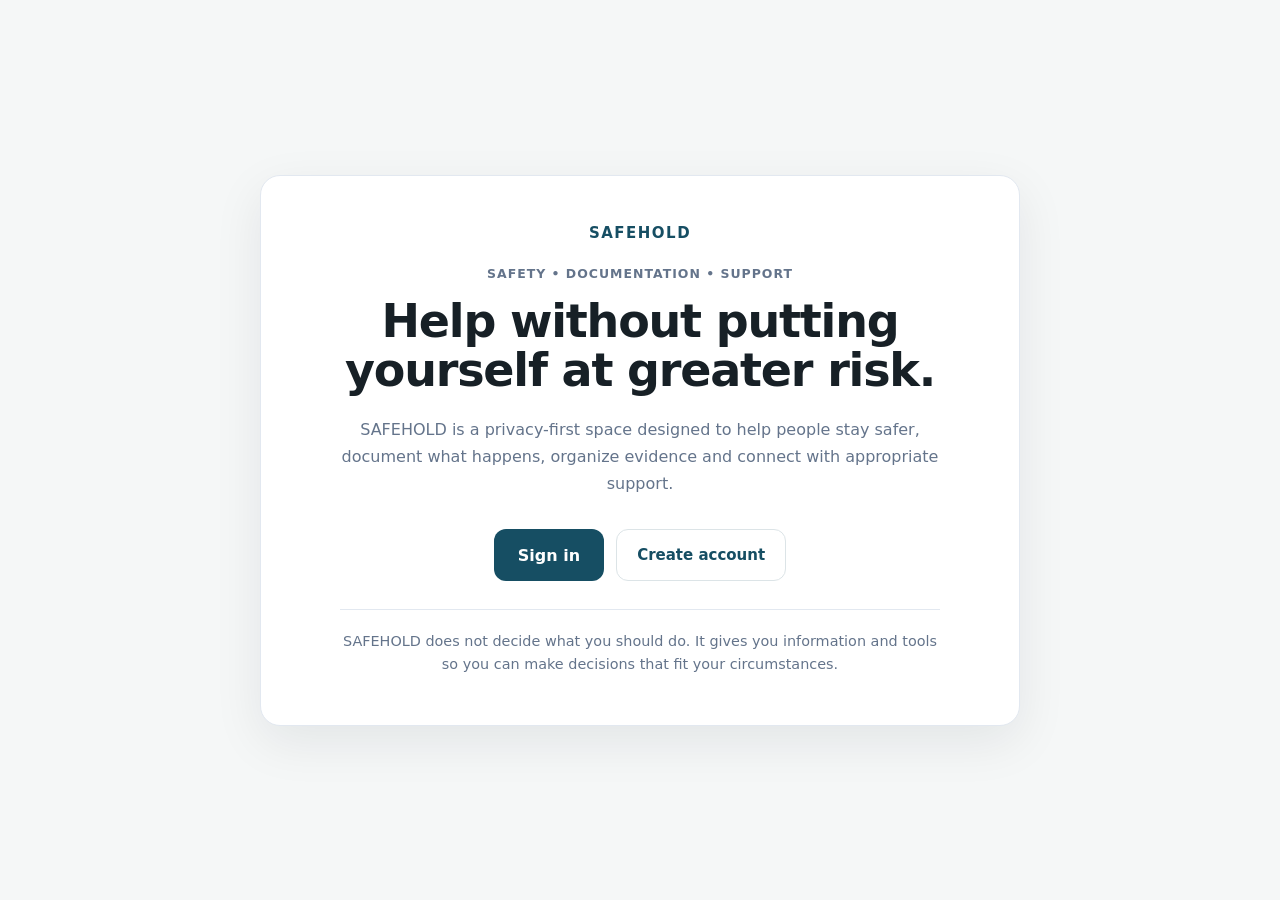
<file: frontend/index.html>
<!DOCTYPE html>
<html lang="en">
<head>
    <meta charset="UTF-8">

    <meta
        name="viewport"
        content="width=device-width, initial-scale=1.0"
    >

    <title>SAFEHOLD</title>

    <link rel="stylesheet" href="css/global.css">
    <link rel="stylesheet" href="css/components.css">
    <link rel="stylesheet" href="css/responsive.css">
</head>

<body>

    <main class="landing-page">

        <section class="landing-card">

            <div class="brand">SAFEHOLD</div>

            <p class="eyebrow">
                SAFETY • DOCUMENTATION • SUPPORT
            </p>

            <h1>
                Help without putting yourself at greater risk.
            </h1>

            <p class="landing-description">
                SAFEHOLD is a privacy-first space designed to help
                people stay safer, document what happens, organize
                evidence and connect with appropriate support.
            </p>

            <div class="landing-actions">

                <a
                    href="pages/login.html"
                    class="button button-primary"
                >
                    Sign in
                </a>

                <a
                    href="pages/register.html"
                    class="button button-secondary"
                >
                    Create account
                </a>

            </div>

            <p class="landing-note">
                SAFEHOLD does not decide what you should do.
                It gives you information and tools so you can make
                decisions that fit your circumstances.
            </p>

        </section>

    </main>

    <script src="js/api.js"></script>
    <script src="js/auth.js"></script>

    <script>
        redirectIfAuthenticated();
    </script>

</body>
</html>
</file>
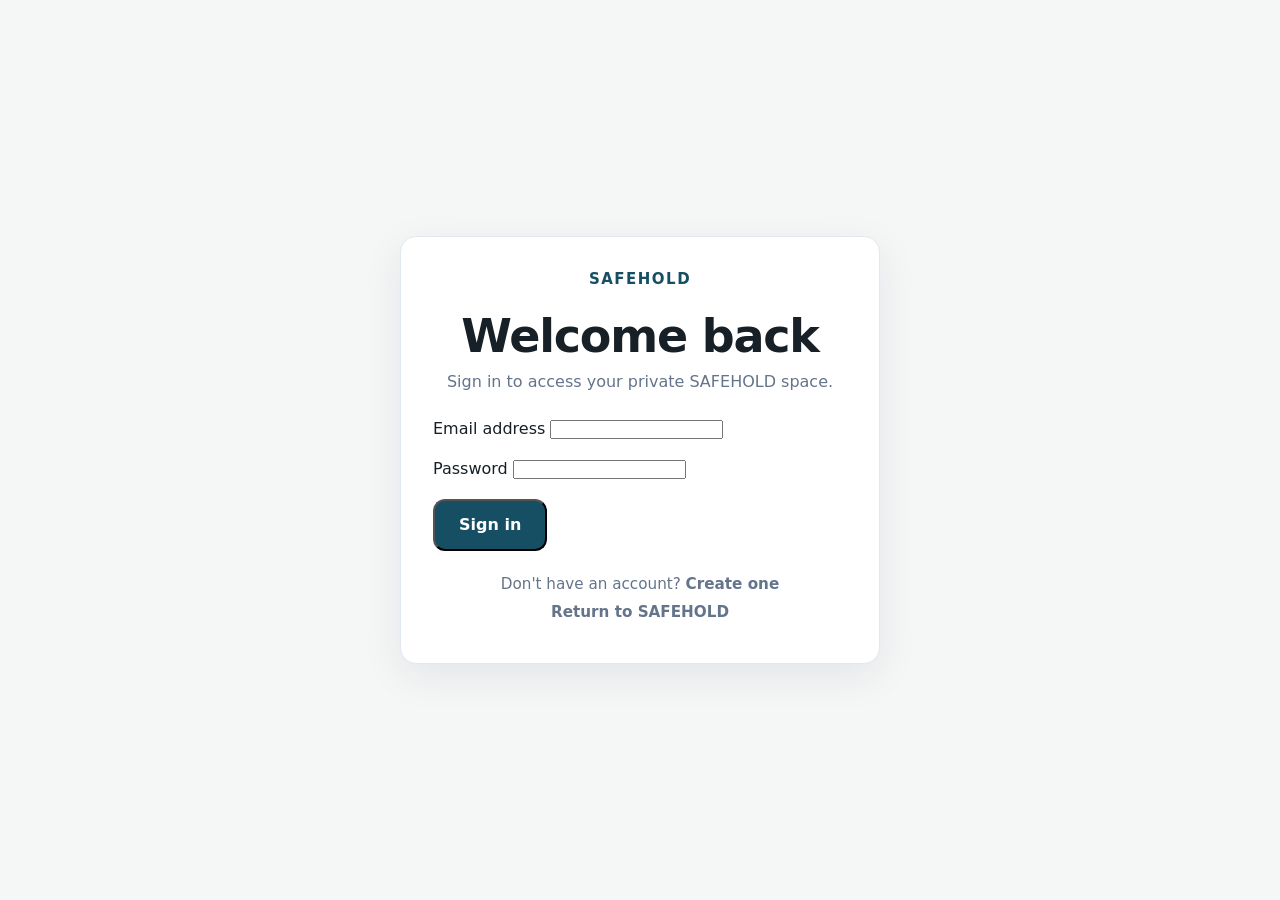
<file: frontend/pages/home.html>
<!DOCTYPE html>
<html lang="en">
<head>
    <meta charset="UTF-8">

    <meta
        name="viewport"
        content="width=device-width, initial-scale=1.0"
    >

    <title>Home | SAFEHOLD</title>

    <link rel="stylesheet" href="../css/global.css">
    <link rel="stylesheet" href="../css/components.css">
    <link rel="stylesheet" href="../css/responsive.css">
</head>

<body>

    <main class="page-shell">

        <header class="top-bar">

            <a href="home.html" class="brand">
                SAFEHOLD
            </a>

            <button
                id="logout-button"
                class="button button-secondary"
                type="button"
            >
                Sign out
            </button>

        </header>

        <section class="page-container">

            <div class="page-heading">
                <p class="eyebrow">
                    YOUR SAFEHOLD SPACE
                </p>

                <h1 id="welcome-heading">
                    Welcome
                </h1>

                <p>
                    Choose what you need. You remain in control of
                    what you document, share or report.
                </p>
            </div>

            <div id="home-message" class="message hidden"></div>

            <section class="feature-grid">

                <article class="card">
                    <h2>Document</h2>

                    <p>
                        Record incidents privately and organize
                        important details while they are still fresh.
                    </p>

                    <a
                        href="incident.html"
                        class="button button-primary"
                    >
                        Open incident journal
                    </a>
                </article>

                <article class="card">
                    <h2>Safety</h2>

                    <p>
                        Build practical safety plans around your
                        circumstances and trusted people.
                    </p>

                    <button
                        class="button button-secondary"
                        type="button"
                        disabled
                    >
                        Coming next
                    </button>
                </article>

                <article class="card">
                    <h2>Support</h2>

                    <p>
                        Find relevant support services and understand
                        what different options can offer.
                    </p>

                    <button
                        class="button button-secondary"
                        type="button"
                        disabled
                    >
                        Coming next
                    </button>
                </article>

                <article class="card">
                    <h2>Evidence</h2>

                    <p>
                        Organize evidence and verify its integrity
                        without automatically sharing it.
                    </p>

                    <button
                        class="button button-secondary"
                        type="button"
                        disabled
                    >
                        Coming next
                    </button>
                </article>

            </section>

        </section>

    </main>

    <script src="../js/api.js"></script>
    <script src="../js/auth.js"></script>

    <script>
        requireAuthentication();

        const welcomeHeading =
            document.getElementById("welcome-heading");

        const message =
            document.getElementById("home-message");

        const logoutButton =
            document.getElementById("logout-button");

        async function loadUser() {
            try {
                const user = await getCurrentUser();

                const name =
                    user.display_name ||
                    user.email ||
                    "there";

                welcomeHeading.textContent =
                    `Welcome, ${name}`;

            } catch (error) {
                if (!getToken()) {
                    window.location.href = "login.html";
                    return;
                }

                message.textContent =
                    "Your session could not be verified.";

                message.className =
                    "message message-error";
            }
        }

        logoutButton.addEventListener("click", () => {
            logout();
        });

        loadUser();
    </script>

</body>
</html>
</file>
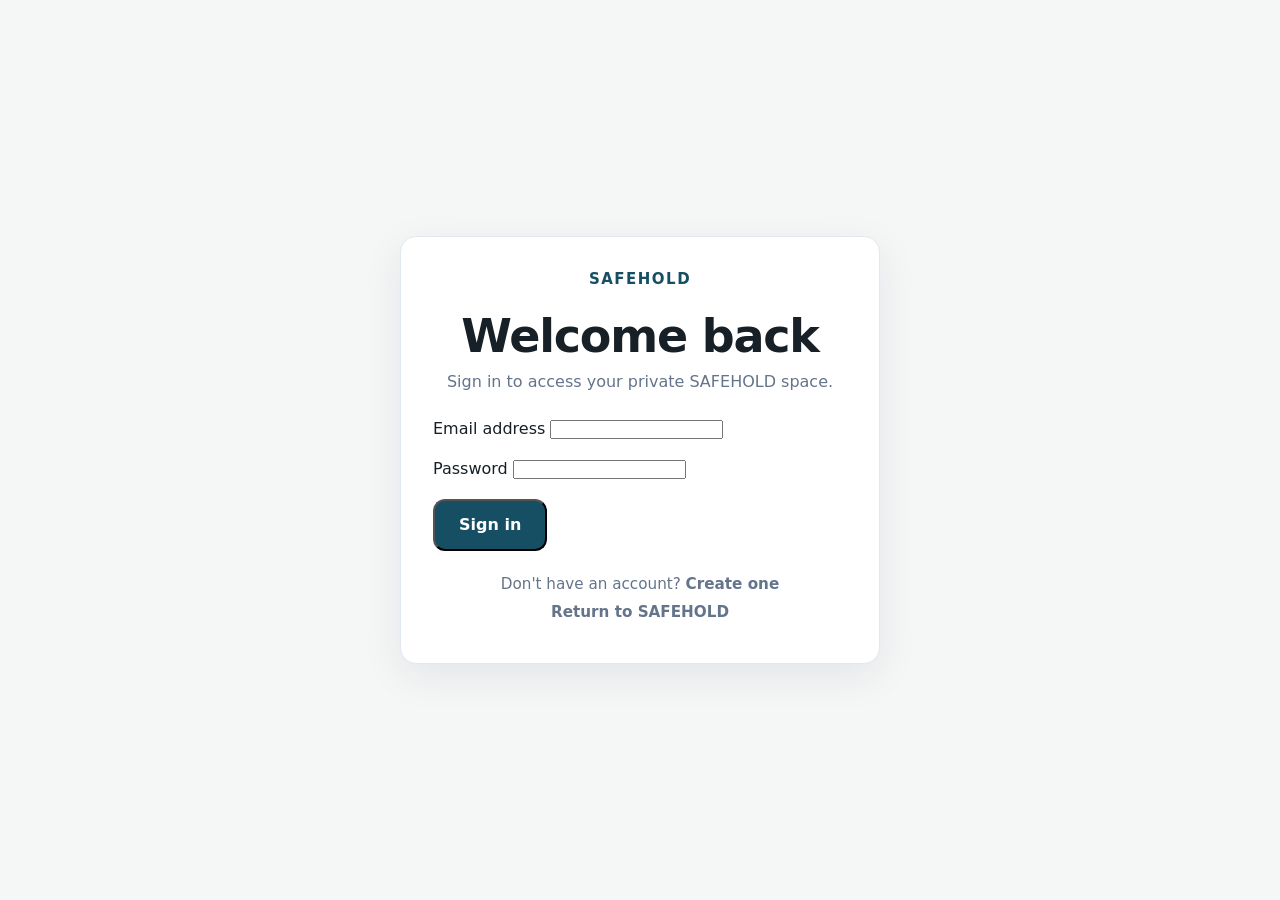
<file: frontend/pages/incident.html>
<!DOCTYPE html>
<html lang="en">

<head>

    <meta charset="UTF-8">

    <meta
        name="viewport"
        content="width=device-width, initial-scale=1.0"
    >

    <title>Incident Journal — SAFEHOLD</title>

    <link
        rel="stylesheet"
        href="../css/global.css"
    >

    <link
        rel="stylesheet"
        href="../css/components.css"
    >

</head>


<body>

    <main class="page-shell">

        <div class="page-container">

            <header class="top-bar">

                <a
                    class="brand"
                    href="home.html"
                >
                    SAFEHOLD
                </a>

                <a
                    class="button-secondary"
                    href="home.html"
                >
                    Back
                </a>

            </header>


            <section class="card">

                <p class="eyebrow">
                    DOCUMENTATION
                </p>

                <h1 class="page-title">
                    Incident Journal
                </h1>

                <p class="page-description">
                    Write down what happened in your own words.
                    You control what you record and what happens
                    with it later.
                </p>

            </section>


            <section class="card">

                <h2>
                    New entry
                </h2>

                <form id="incident-form">

                    <div class="form-group">

                        <label
                            class="form-label"
                            for="description"
                        >
                            What happened?
                        </label>

                        <textarea
                            class="form-textarea"
                            id="description"
                            name="description"
                            maxlength="10000"
                            required
                        ></textarea>

                        <p class="form-help">
                            Use your own words. You do not need
                            to make the description formal.
                        </p>

                    </div>


                    <div class="form-group">

                        <label
                            class="form-label"
                            for="incident-date"
                        >
                            Date and time
                        </label>

                        <input
                            class="form-input"
                            id="incident-date"
                            name="incident_date"
                            type="datetime-local"
                        >

                        <p class="form-help">
                            You can leave this blank if you are
                            unsure or do not want to record it.
                        </p>

                    </div>


                    <div class="form-group">

                        <label
                            class="form-label"
                            for="location"
                        >
                            Location
                        </label>

                        <input
                            class="form-input"
                            id="location"
                            name="location"
                            type="text"
                            maxlength="255"
                            placeholder="Optional"
                        >

                    </div>


                    <div class="form-group">

                        <label
                            class="form-label"
                            for="witnesses"
                        >
                            Witnesses
                        </label>

                        <textarea
                            class="form-textarea"
                            id="witnesses"
                            name="witnesses"
                            maxlength="5000"
                            style="min-height: 100px;"
                        ></textarea>

                        <p class="form-help">
                            Optional. Do not include information
                            you do not feel safe recording.
                        </p>

                    </div>


                    <div
                        id="form-message"
                        class="message hidden"
                    ></div>


                    <div class="form-actions">

                        <button
                            class="button button-primary"
                            type="submit"
                        >
                            Save privately
                        </button>

                    </div>

                </form>

            </section>


            <section class="card">

                <h2>
                    Your journal
                </h2>

                <p class="page-description">
                    Your saved incidents appear here.
                </p>

                <div
                    id="incident-list"
                    class="incident-list"
                >
                    <div class="empty-state">
                        Loading your journal...
                    </div>
                </div>

            </section>

        </div>

    </main>


    <script src="../js/auth.js"></script>

    <script src="../js/api.js"></script>

    <script src="../js/incidents.js"></script>

    <script>

        requireAuthentication();


        const form =
            document.getElementById(
                "incident-form"
            );


        const message =
            document.getElementById(
                "form-message"
            );


        const incidentList =
            document.getElementById(
                "incident-list"
            );


        function showMessage(
            text,
            type
        ) {

            message.textContent = text;

            message.className =
                `message message-${type}`;

        }


        function clearForm() {

            form.reset();

        }


        function escapeHtml(value) {

            const div =
                document.createElement("div");

            div.textContent =
                value ?? "";

            return div.innerHTML;

        }


        function formatDate(value) {

            if (!value) {
                return "Date not recorded";
            }

            const date =
                new Date(value);

            if (Number.isNaN(date.getTime())) {
                return "Date not recorded";
            }

            return date.toLocaleString();

        }


        function renderIncidents(
            incidents
        ) {

            if (!incidents.length) {

                incidentList.innerHTML = `
                    <div class="empty-state">
                        You have not created any journal
                        entries yet.
                    </div>
                `;

                return;
            }


            incidentList.innerHTML =
                incidents.map(
                    incident => `
                        <article
                            class="incident-item"
                        >

                            <div
                                class="incident-item-header"
                            >

                                <div>

                                    <div
                                        class="incident-title"
                                    >
                                        ${escapeHtml(
                                            formatDate(
                                                incident.incident_date
                                            )
                                        )}
                                    </div>

                                    <p
                                        class="incident-preview"
                                    >
                                        ${escapeHtml(
                                            incident.description
                                                .slice(0, 180)
                                        )}
                                        ${
                                            incident.description.length > 180
                                                ? "..."
                                                : ""
                                        }
                                    </p>

                                </div>

                                <span
                                    class="status-badge"
                                >
                                    ${escapeHtml(
                                        incident.status
                                    )}
                                </span>

                            </div>


                            <div class="form-actions">

                                <button
                                    class="button-secondary"
                                    type="button"
                                    onclick="deleteJournalEntry(
                                        ${incident.id}
                                    )"
                                >
                                    Delete
                                </button>

                            </div>

                        </article>
                    `
                ).join("");

        }


        async function loadIncidents() {

            try {

                const incidents =
                    await getIncidents();

                renderIncidents(
                    incidents
                );

            } catch (error) {

                incidentList.innerHTML = `
                    <div class="message message-error">
                        ${escapeHtml(
                            error.message
                        )}
                    </div>
                `;

            }

        }


        async function deleteJournalEntry(
            incidentId
        ) {

            const confirmed =
                window.confirm(
                    "Delete this journal entry?"
                );

            if (!confirmed) {
                return;
            }


            try {

                await deleteIncident(
                    incidentId
                );

                await loadIncidents();

            } catch (error) {

                showMessage(
                    error.message,
                    "error"
                );

            }

        }


        form.addEventListener(
            "submit",
            async function(event) {

                event.preventDefault();


                const description =
                    document
                        .getElementById(
                            "description"
                        )
                        .value
                        .trim();


                const incidentDate =
                    document
                        .getElementById(
                            "incident-date"
                        )
                        .value;


                const location =
                    document
                        .getElementById(
                            "location"
                        )
                        .value
                        .trim();


                const witnesses =
                    document
                        .getElementById(
                            "witnesses"
                        )
                        .value
                        .trim();


                if (!description) {

                    showMessage(
                        "Please describe what happened.",
                        "error"
                    );

                    return;

                }


                const incidentData = {
                    description,
                    incident_date:
                        incidentDate
                            ? new Date(
                                incidentDate
                            ).toISOString()
                            : null,
                    location:
                        location || null,
                    witnesses:
                        witnesses || null
                };


                try {

                    await createIncident(
                        incidentData
                    );


                    showMessage(
                        "Your journal entry was saved privately.",
                        "success"
                    );


                    clearForm();

                    await loadIncidents();

                } catch (error) {

                    showMessage(
                        error.message,
                        "error"
                    );

                }

            }
        );


        loadIncidents();

    </script>

</body>

</html>
</file>
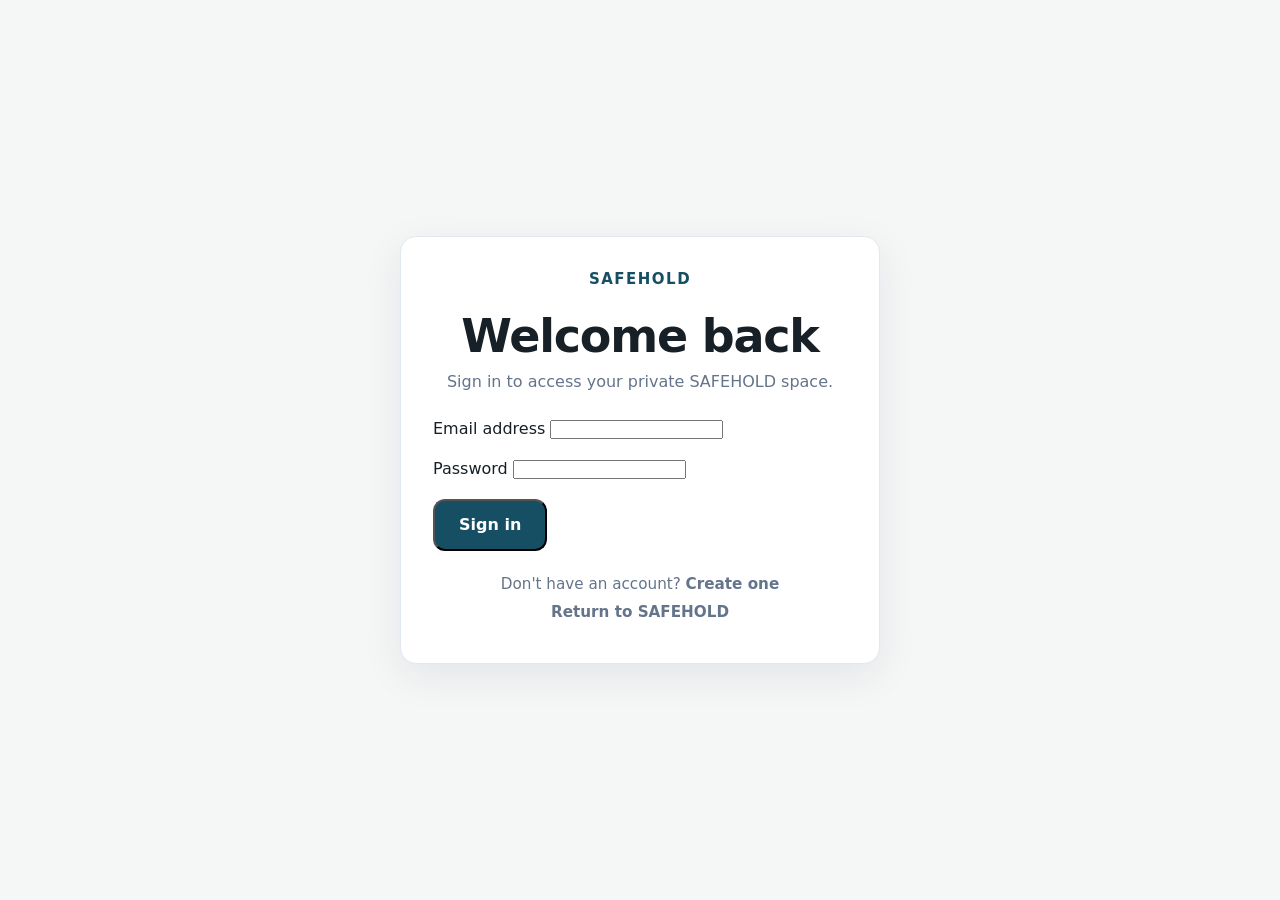
<file: frontend/pages/login.html>
<!DOCTYPE html>
<html lang="en">
<head>
    <meta charset="UTF-8">
    <meta
        name="viewport"
        content="width=device-width, initial-scale=1.0"
    >
    <title>Sign In | SAFEHOLD</title>

    <link rel="stylesheet" href="../css/global.css">
    <link rel="stylesheet" href="../css/components.css">
    <link rel="stylesheet" href="../css/responsive.css">
</head>

<body>
    <main class="auth-page">
        <section class="auth-card">

            <div class="auth-header">
                <a href="../index.html" class="brand">
                    SAFEHOLD
                </a>

                <h1>Welcome back</h1>

                <p>
                    Sign in to access your private SAFEHOLD space.
                </p>
            </div>

            <div id="login-message" class="message hidden"></div>

            <form id="login-form" class="form">

                <div class="form-group">
                    <label for="email">Email address</label>

                    <input
                        type="email"
                        id="email"
                        name="email"
                        autocomplete="email"
                        required
                    >
                </div>

                <div class="form-group">
                    <label for="password">Password</label>

                    <input
                        type="password"
                        id="password"
                        name="password"
                        autocomplete="current-password"
                        minlength="8"
                        required
                    >
                </div>

                <button
                    type="submit"
                    id="login-button"
                    class="button button-primary button-full"
                >
                    Sign in
                </button>

            </form>

            <div class="auth-footer">
                <p>
                    Don't have an account?
                    <a href="register.html">Create one</a>
                </p>

                <p>
                    <a href="../index.html">Return to SAFEHOLD</a>
                </p>
            </div>

        </section>
    </main>

    <script src="../js/api.js"></script>
    <script src="../js/auth.js"></script>

    <script>
        redirectIfAuthenticated();

        const form = document.getElementById("login-form");
        const button = document.getElementById("login-button");
        const message = document.getElementById("login-message");

        function showMessage(text, type = "error") {
            message.textContent = text;
            message.className = `message message-${type}`;
        }

        form.addEventListener("submit", async (event) => {
            event.preventDefault();

            const email = document
                .getElementById("email")
                .value
                .trim();

            const password = document
                .getElementById("password")
                .value;

            button.disabled = true;
            button.textContent = "Signing in...";

            message.className = "message hidden";

            try {
                await loginUser(email, password);

                showMessage(
                    "Sign in successful. Opening SAFEHOLD...",
                    "success"
                );

                window.location.href = "home.html";

            } catch (error) {
                clearToken();

                showMessage(
                    error.message || "Unable to sign in.",
                    "error"
                );

                button.disabled = false;
                button.textContent = "Sign in";
            }
        });
    </script>
</body>
</html>
</file>
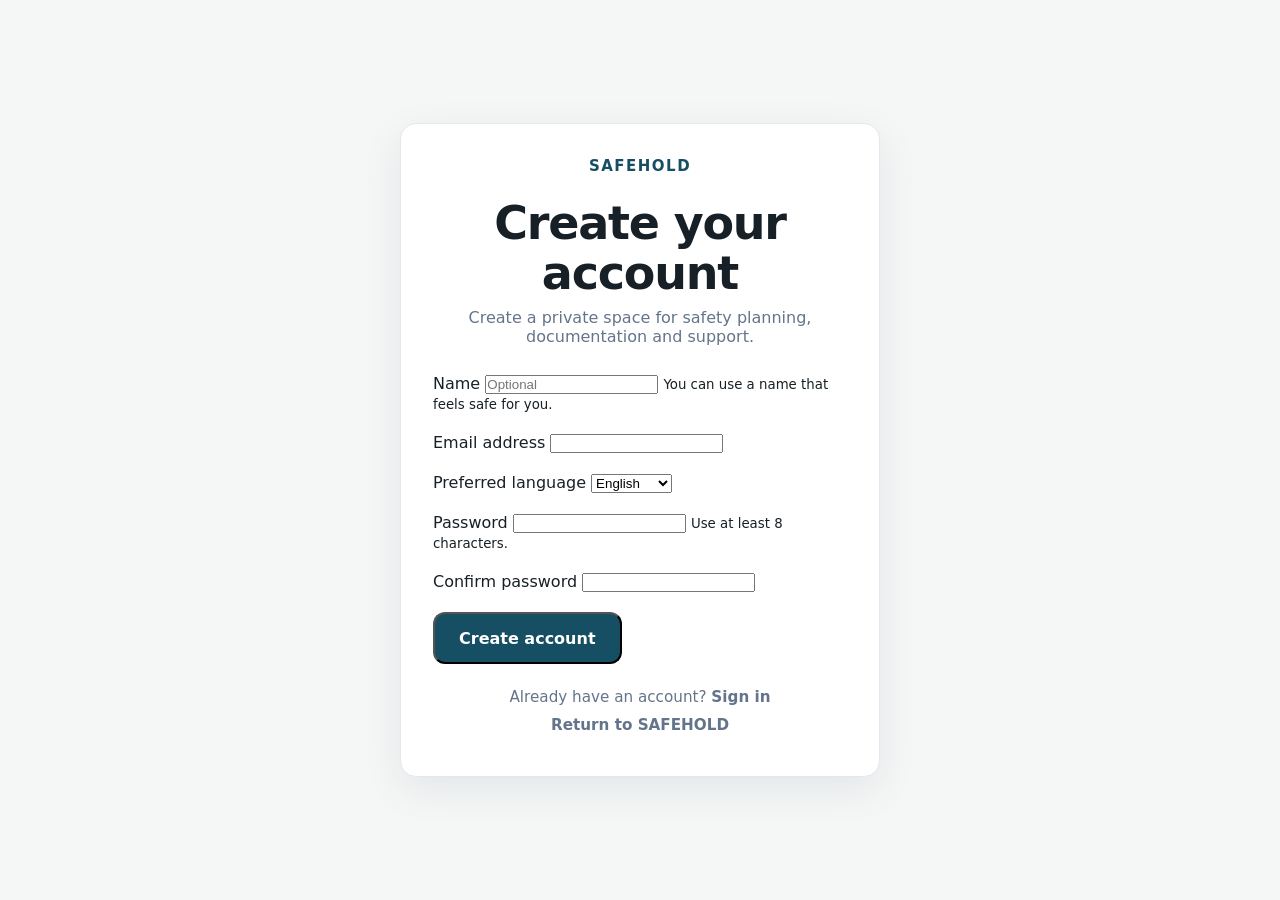
<file: frontend/pages/register.html>
<!DOCTYPE html>
<html lang="en">
<head>
    <meta charset="UTF-8">
    <meta
        name="viewport"
        content="width=device-width, initial-scale=1.0"
    >
    <title>Create Account | SAFEHOLD</title>

    <link rel="stylesheet" href="../css/global.css">
    <link rel="stylesheet" href="../css/components.css">
    <link rel="stylesheet" href="../css/responsive.css">
</head>

<body>
    <main class="auth-page">
        <section class="auth-card">

            <div class="auth-header">
                <a href="../index.html" class="brand">
                    SAFEHOLD
                </a>

                <h1>Create your account</h1>

                <p>
                    Create a private space for safety planning,
                    documentation and support.
                </p>
            </div>

            <div id="register-message" class="message hidden"></div>

            <form id="register-form" class="form">

                <div class="form-group">
                    <label for="display-name">
                        Name
                    </label>

                    <input
                        type="text"
                        id="display-name"
                        name="display_name"
                        autocomplete="name"
                        maxlength="100"
                        placeholder="Optional"
                    >

                    <small>
                        You can use a name that feels safe for you.
                    </small>
                </div>

                <div class="form-group">
                    <label for="email">
                        Email address
                    </label>

                    <input
                        type="email"
                        id="email"
                        name="email"
                        autocomplete="email"
                        required
                    >
                </div>

                <div class="form-group">
                    <label for="language">
                        Preferred language
                    </label>

                    <select id="language" name="language">
                        <option value="en">English</option>
                        <option value="zu">isiZulu</option>
                        <option value="tn">Setswana</option>
                        <option value="st">Sesotho</option>
                        <option value="nso">Sepedi</option>
                        <option value="xh">isiXhosa</option>
                    </select>
                </div>

                <div class="form-group">
                    <label for="password">
                        Password
                    </label>

                    <input
                        type="password"
                        id="password"
                        name="password"
                        autocomplete="new-password"
                        minlength="8"
                        required
                    >

                    <small>
                        Use at least 8 characters.
                    </small>
                </div>

                <div class="form-group">
                    <label for="confirm-password">
                        Confirm password
                    </label>

                    <input
                        type="password"
                        id="confirm-password"
                        name="confirm_password"
                        autocomplete="new-password"
                        minlength="8"
                        required
                    >
                </div>

                <button
                    type="submit"
                    id="register-button"
                    class="button button-primary button-full"
                >
                    Create account
                </button>

            </form>

            <div class="auth-footer">
                <p>
                    Already have an account?
                    <a href="login.html">Sign in</a>
                </p>

                <p>
                    <a href="../index.html">
                        Return to SAFEHOLD
                    </a>
                </p>
            </div>

        </section>
    </main>

    <script src="../js/api.js"></script>
    <script src="../js/auth.js"></script>

    <script>
        redirectIfAuthenticated();

        const form = document.getElementById("register-form");
        const button = document.getElementById("register-button");
        const message = document.getElementById("register-message");

        function showMessage(text, type = "error") {
            message.textContent = text;
            message.className = `message message-${type}`;
        }

        form.addEventListener("submit", async (event) => {
            event.preventDefault();

            const displayName = document
                .getElementById("display-name")
                .value
                .trim();

            const email = document
                .getElementById("email")
                .value
                .trim();

            const language = document
                .getElementById("language")
                .value;

            const password = document
                .getElementById("password")
                .value;

            const confirmPassword = document
                .getElementById("confirm-password")
                .value;

            message.className = "message hidden";

            if (password !== confirmPassword) {
                showMessage("Passwords do not match.");
                return;
            }

            if (password.length < 8) {
                showMessage(
                    "Password must contain at least 8 characters."
                );
                return;
            }

            button.disabled = true;
            button.textContent = "Creating account...";

            try {
                await registerUser({
                    email,
                    password,
                    display_name: displayName || null,
                    language
                });

                showMessage(
                    "Account created successfully. Redirecting to sign in...",
                    "success"
                );

                setTimeout(() => {
                    window.location.href = "login.html";
                }, 900);

            } catch (error) {
                showMessage(
                    error.message || "Unable to create account.",
                    "error"
                );

                button.disabled = false;
                button.textContent = "Create account";
            }
        });
    </script>
</body>
</html>
</file>
<file: frontend/css/global.css>
:root {
    --primary: #164e63;
    --primary-dark: #0f3544;
    --background: #f5f7f7;
    --surface: #ffffff;
    --text: #172026;
    --muted: #66757d;
    --border: #dce4e7;
    --danger: #a63d40;

    --radius-small: 8px;
    --radius-medium: 14px;
    --radius-large: 22px;

    --shadow:
        0 12px 35px rgba(20, 40, 50, 0.08);
}

* {
    box-sizing: border-box;
    margin: 0;
    padding: 0;
}

body {
    min-height: 100vh;
    font-family:
        Inter,
        system-ui,
        -apple-system,
        BlinkMacSystemFont,
        "Segoe UI",
        sans-serif;

    background: var(--background);
    color: var(--text);
}

a {
    color: inherit;
    text-decoration: none;
}

button,
a {
    -webkit-tap-highlight-color: transparent;
}

.welcome-page {
    min-height: 100vh;

    display: flex;
    align-items: center;
    justify-content: center;

    padding: 24px;
}

.welcome-card {
    width: 100%;
    max-width: 520px;

    padding: 48px 36px;

    background: var(--surface);
    border: 1px solid var(--border);
    border-radius: var(--radius-large);

    box-shadow: var(--shadow);

    text-align: center;
}

.brand-mark {
    width: 64px;
    height: 64px;

    margin: 0 auto 24px;

    display: flex;
    align-items: center;
    justify-content: center;

    background: var(--primary);
    color: white;

    border-radius: 18px;

    font-size: 20px;
    font-weight: 800;
    letter-spacing: 1px;
}

.eyebrow {
    margin-bottom: 12px;

    color: var(--primary);

    font-size: 13px;
    font-weight: 800;

    letter-spacing: 2px;
}

h1 {
    font-size: clamp(32px, 7vw, 46px);
    line-height: 1.08;
    letter-spacing: -1.2px;

    margin-bottom: 20px;
}

.welcome-text {
    max-width: 420px;
    margin: 0 auto;

    color: var(--muted);

    font-size: 16px;
    line-height: 1.7;
}

.welcome-actions {
    margin-top: 32px;

    display: flex;
    flex-direction: column;
    gap: 18px;
}

.button {
    min-height: 52px;

    display: flex;
    align-items: center;
    justify-content: center;

    padding: 0 24px;

    border-radius: 12px;

    font-size: 16px;
    font-weight: 700;
}

.button-primary {
    background: var(--primary);
    color: white;
}

.button-primary:hover {
    background: var(--primary-dark);
}

.text-link {
    color: var(--primary);

    font-size: 15px;
    font-weight: 700;
}

.privacy-note {
    margin-top: 32px;

    color: var(--muted);

    font-size: 12px;
    line-height: 1.6;
}

@media (max-width: 480px) {

    .welcome-page {
        padding: 16px;
    }

    .welcome-card {
        padding: 36px 24px;
    }

}


button {
    font: inherit;
}


button:focus-visible,
a:focus-visible,
input:focus-visible,
textarea:focus-visible {
    outline: 3px solid rgba(22, 78, 99, 0.25);
    outline-offset: 2px;
}


.hidden {
    display: none !important;
}
</file>
<file: frontend/css/components.css>
.page-shell {
    min-height: 100vh;
    padding: 24px;
}


.page-container {
    width: 100%;
    max-width: 900px;
    margin: 0 auto;
}


.top-bar {
    display: flex;
    align-items: center;
    justify-content: space-between;
    gap: 16px;
    margin-bottom: 32px;
}


.brand {
    color: var(--primary);
    font-size: 15px;
    font-weight: 800;
    letter-spacing: 1.5px;
}


.card {
    background: var(--surface);
    border: 1px solid var(--border);
    border-radius: var(--radius-medium);
    box-shadow: var(--shadow);
    padding: 24px;
}


.card + .card {
    margin-top: 16px;
}


.page-title {
    margin-bottom: 8px;
    font-size: clamp(28px, 6vw, 40px);
    line-height: 1.15;
}


.page-description {
    color: var(--muted);
    font-size: 15px;
    line-height: 1.6;
}


.button-secondary {
    min-height: 48px;
    display: inline-flex;
    align-items: center;
    justify-content: center;
    padding: 0 20px;
    background: var(--surface);
    color: var(--primary);
    border: 1px solid var(--border);
    border-radius: 12px;
    font-size: 15px;
    font-weight: 700;
    cursor: pointer;
}


.button-danger {
    color: var(--danger);
}


.form-group {
    margin-bottom: 20px;
}


.form-label {
    display: block;

    margin-bottom: 8px;

    font-size: 14px;
    font-weight: 700;
}


.form-input,
.form-textarea {
    width: 100%;

    padding: 14px 16px;

    background: var(--surface);
    color: var(--text);

    border: 1px solid var(--border);
    border-radius: 10px;

    font: inherit;

    outline: none;
}


.form-input:focus,
.form-textarea:focus {
    border-color: var(--primary);
}


.form-textarea {
    min-height: 180px;

    resize: vertical;

    line-height: 1.6;
}


.form-help {
    margin-top: 6px;

    color: var(--muted);

    font-size: 12px;
    line-height: 1.5;
}


.form-actions {
    display: flex;
    flex-wrap: wrap;
    gap: 12px;

    margin-top: 24px;
}


.incident-list {
    display: grid;
    gap: 14px;

    margin-top: 24px;
}


.incident-item {
    padding: 18px;

    background: var(--surface);

    border: 1px solid var(--border);
    border-radius: var(--radius-medium);
}


.incident-item-header {
    display: flex;
    align-items: flex-start;
    justify-content: space-between;
    gap: 16px;
}


.incident-title {
    font-size: 16px;
    font-weight: 700;
}


.incident-preview {
    margin-top: 8px;

    color: var(--muted);

    font-size: 14px;
    line-height: 1.5;
}


.status-badge {
    display: inline-flex;

    padding: 5px 9px;

    background: #edf4f5;
    color: var(--primary);

    border-radius: 999px;

    font-size: 11px;
    font-weight: 800;

    letter-spacing: 0.4px;
}


.empty-state {
    padding: 40px 24px;

    text-align: center;

    color: var(--muted);
}


.message {
    margin-top: 16px;

    padding: 12px 14px;

    border-radius: 10px;

    font-size: 14px;
}


.message-error {
    background: #fbecec;
    color: var(--danger);
}


.message-success {
    background: #edf6f0;
    color: #276749;
}


@media (max-width: 600px) {

    .page-shell {
        padding: 16px;
    }


    .card {
        padding: 20px;
    }


    .top-bar {
        align-items: flex-start;
    }


    .incident-item-header {
        flex-direction: column;
    }

}


.auth-page {
    min-height: 100vh;
    display: flex;
    align-items: center;
    justify-content: center;
    padding: 24px;
}

.auth-card {
    width: 100%;
    max-width: 480px;
    background: #ffffff;
    border: 1px solid #e2e8f0;
    border-radius: 16px;
    padding: 32px;
    box-shadow: 0 12px 40px rgba(15, 23, 42, 0.08);
}

.auth-header {
    text-align: center;
    margin-bottom: 28px;
}

.auth-header .brand {
    display: inline-block;
    margin-bottom: 24px;
}

.auth-header h1 {
    margin-bottom: 10px;
}

.auth-header p {
    color: #64748b;
    margin: 0;
}

.auth-footer {
    margin-top: 24px;
    text-align: center;
    color: #64748b;
    font-size: 0.95rem;
}

.auth-footer p {
    margin: 10px 0;
}

.auth-footer a {
    font-weight: 600;
}

.landing-page {
    min-height: 100vh;
    display: flex;
    align-items: center;
    justify-content: center;
    padding: 24px;
}

.landing-card {
    width: 100%;
    max-width: 760px;
    text-align: center;
    background: #ffffff;
    border: 1px solid #e2e8f0;
    border-radius: 20px;
    padding: 48px 40px;
    box-shadow: 0 16px 50px rgba(15, 23, 42, 0.08);
}

.landing-card .brand {
    margin-bottom: 24px;
}

.eyebrow {
    font-size: 0.78rem;
    font-weight: 700;
    letter-spacing: 0.08em;
    color: #64748b;
    margin-bottom: 16px;
}

.landing-card h1 {
    max-width: 650px;
    margin: 0 auto 20px;
}

.landing-description {
    max-width: 620px;
    margin: 0 auto;
    color: #64748b;
    line-height: 1.7;
}

.landing-actions {
    display: flex;
    justify-content: center;
    gap: 12px;
    margin-top: 32px;
    flex-wrap: wrap;
}

.landing-note {
    max-width: 600px;
    margin: 28px auto 0;
    padding-top: 20px;
    border-top: 1px solid #e2e8f0;
    color: #64748b;
    font-size: 0.9rem;
    line-height: 1.6;
}
</file>
<file: frontend/css/responsive.css>
@media (max-width: 768px) {
    .page-container {
        padding: 20px 16px;
    }

    .top-bar {
        padding: 14px 16px;
    }

    .auth-page {
        padding: 16px;
        align-items: flex-start;
    }

    .auth-card {
        margin-top: 20px;
        padding: 24px 20px;
        border-radius: 14px;
    }

    .landing-page {
        padding: 16px;
        align-items: flex-start;
    }

    .landing-card {
        margin-top: 20px;
        padding: 36px 22px;
        border-radius: 16px;
    }

    .landing-card h1 {
        font-size: 2rem;
        line-height: 1.2;
    }

    .landing-actions {
        flex-direction: column;
    }

    .landing-actions .button {
        width: 100%;
    }

    .feature-grid {
        grid-template-columns: 1fr;
    }

    .form-row {
        grid-template-columns: 1fr;
    }

    .button {
        min-height: 44px;
    }
}

@media (max-width: 480px) {
    .auth-card {
        padding: 22px 16px;
    }

    .landing-card {
        padding: 30px 18px;
    }

    .landing-card h1 {
        font-size: 1.7rem;
    }

    .page-heading h1 {
        font-size: 1.7rem;
    }
}
</file>
